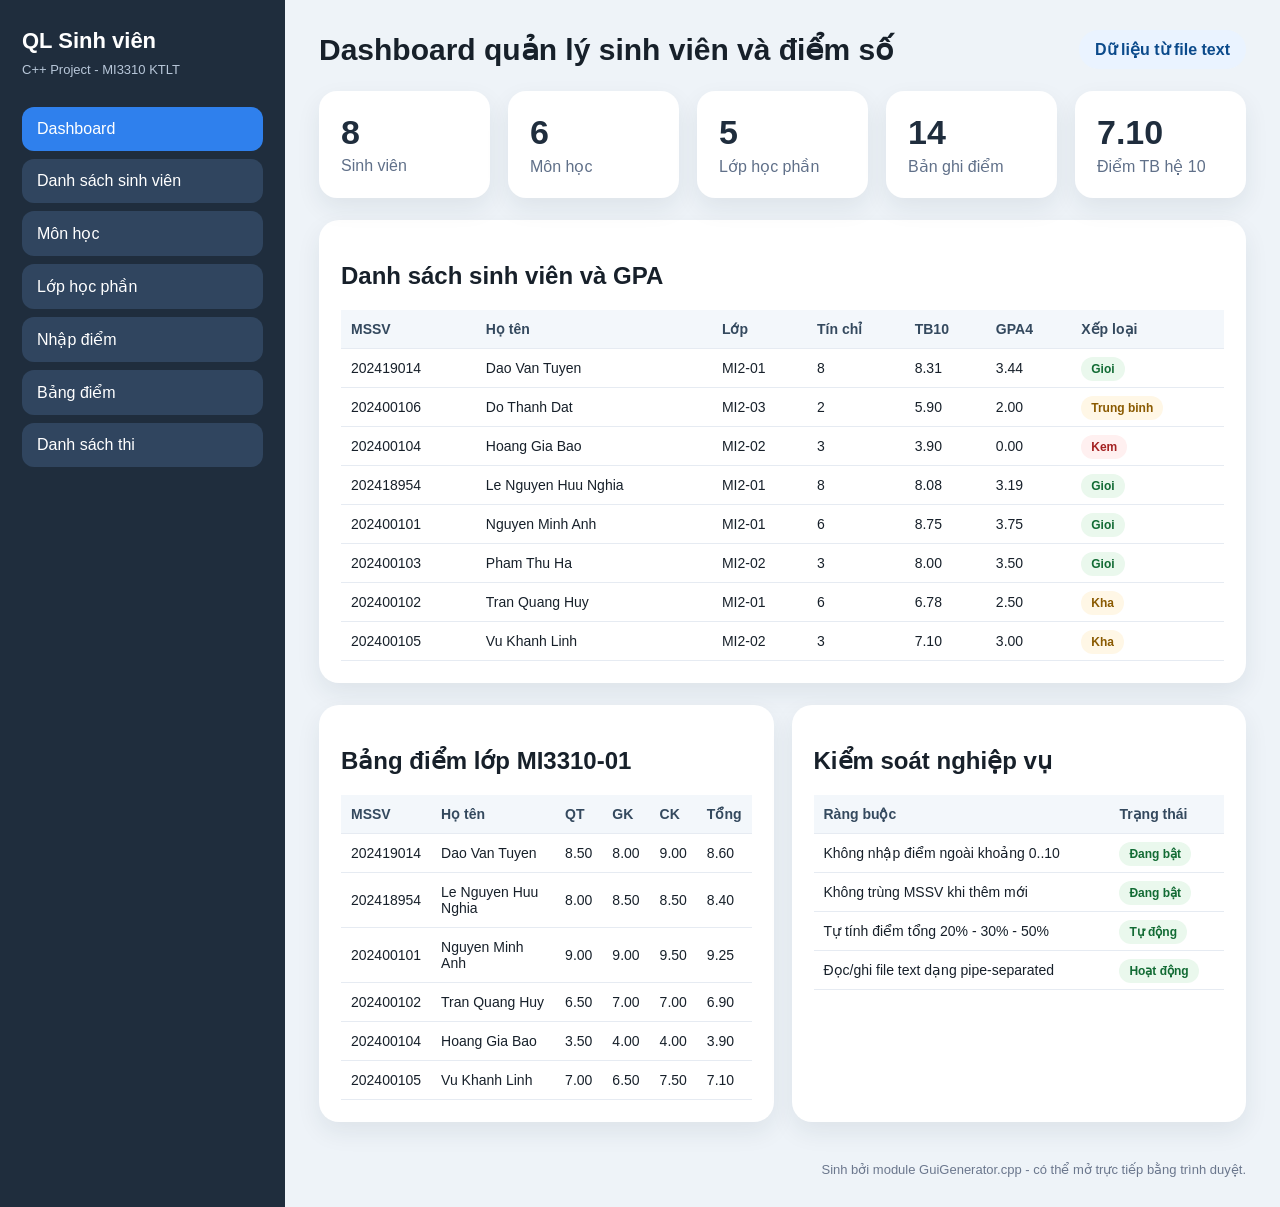
<file: gui/dashboard.html>
<!DOCTYPE html><html lang='vi'><head><meta charset='UTF-8'><meta name='viewport' content='width=device-width, initial-scale=1.0'><title>Quan ly sinh vien va diem so</title><style>*{box-sizing:border-box}body{margin:0;font-family:'Segoe UI',Arial,sans-serif;background:#eef3f8;color:#17202a;}.layout{display:flex;min-height:100vh}.sidebar{width:285px;background:#1f2d3d;color:white;padding:28px 22px;}.brand{font-size:22px;font-weight:700;margin-bottom:8px}.sub{font-size:13px;color:#b8c7d9;margin-bottom:30px}.nav div{padding:13px 15px;border-radius:12px;margin:8px 0;background:#30455f}.nav div.active{background:#2f80ed;}.main{flex:1;padding:30px 34px}.top{display:flex;justify-content:space-between;align-items:center;margin-bottom:22px}.top h1{margin:0;font-size:30px}.badge{background:#eaf3ff;color:#0b4a8b;padding:10px 16px;border-radius:999px;font-weight:600}.cards{display:grid;grid-template-columns:repeat(5,1fr);gap:18px;margin-bottom:22px}.card{background:white;border-radius:18px;padding:22px;box-shadow:0 10px 25px rgba(31,45,61,.08)}.num{font-size:34px;font-weight:800;color:#1f2d3d}.lab{color:#607089;margin-top:5px}.panel{background:white;border-radius:20px;padding:22px;margin-bottom:22px;box-shadow:0 10px 25px rgba(31,45,61,.08)}table{width:100%;border-collapse:collapse;font-size:14px}th{background:#f3f7fb;text-align:left;color:#34495e}th,td{padding:11px 10px;border-bottom:1px solid #e6ebf2}.pill{padding:5px 10px;border-radius:999px;font-weight:600;font-size:12px}.good{background:#eaf8ed;color:#126b34}.warn{background:#fff7e6;color:#8a5a00}.bad{background:#fff0f0;color:#a42222}.grid2{display:grid;grid-template-columns:1fr 1fr;gap:18px}.footer{font-size:13px;color:#6b778d;text-align:right;margin-top:18px}</style></head><body><div class='layout'><aside class='sidebar'><div class='brand'>QL Sinh viên</div><div class='sub'>C++ Project - MI3310 KTLT</div><div class='nav'><div class='active'>Dashboard</div><div>Danh sách sinh viên</div><div>Môn học</div><div>Lớp học phần</div><div>Nhập điểm</div><div>Bảng điểm</div><div>Danh sách thi</div></div></aside><main class='main'><div class='top'><h1>Dashboard quản lý sinh viên và điểm số</h1><div class='badge'>Dữ liệu từ file text</div></div><section class='cards'><div class='card'><div class='num'>8</div><div class='lab'>Sinh viên</div></div><div class='card'><div class='num'>6</div><div class='lab'>Môn học</div></div><div class='card'><div class='num'>5</div><div class='lab'>Lớp học phần</div></div><div class='card'><div class='num'>14</div><div class='lab'>Bản ghi điểm</div></div><div class='card'><div class='num'>7.10</div><div class='lab'>Điểm TB hệ 10</div></div></section><section class='panel'><h2>Danh sách sinh viên và GPA</h2><table><tr><th>MSSV</th><th>Họ tên</th><th>Lớp</th><th>Tín chỉ</th><th>TB10</th><th>GPA4</th><th>Xếp loại</th></tr><tr><td>202419014</td><td>Dao Van Tuyen</td><td>MI2-01</td><td>8</td><td>8.31</td><td>3.44</td><td><span class='pill good'>Gioi</span></td></tr><tr><td>202400106</td><td>Do Thanh Dat</td><td>MI2-03</td><td>2</td><td>5.90</td><td>2.00</td><td><span class='pill warn'>Trung binh</span></td></tr><tr><td>202400104</td><td>Hoang Gia Bao</td><td>MI2-02</td><td>3</td><td>3.90</td><td>0.00</td><td><span class='pill bad'>Kem</span></td></tr><tr><td>202418954</td><td>Le Nguyen Huu Nghia</td><td>MI2-01</td><td>8</td><td>8.08</td><td>3.19</td><td><span class='pill good'>Gioi</span></td></tr><tr><td>202400101</td><td>Nguyen Minh Anh</td><td>MI2-01</td><td>6</td><td>8.75</td><td>3.75</td><td><span class='pill good'>Gioi</span></td></tr><tr><td>202400103</td><td>Pham Thu Ha</td><td>MI2-02</td><td>3</td><td>8.00</td><td>3.50</td><td><span class='pill good'>Gioi</span></td></tr><tr><td>202400102</td><td>Tran Quang Huy</td><td>MI2-01</td><td>6</td><td>6.78</td><td>2.50</td><td><span class='pill warn'>Kha</span></td></tr><tr><td>202400105</td><td>Vu Khanh Linh</td><td>MI2-02</td><td>3</td><td>7.10</td><td>3.00</td><td><span class='pill warn'>Kha</span></td></tr></table></section><section class='grid2'><div class='panel'><h2>Bảng điểm lớp MI3310-01</h2><table><tr><th>MSSV</th><th>Họ tên</th><th>QT</th><th>GK</th><th>CK</th><th>Tổng</th></tr><tr><td>202419014</td><td>Dao Van Tuyen</td><td>8.50</td><td>8.00</td><td>9.00</td><td>8.60</td></tr><tr><td>202418954</td><td>Le Nguyen Huu Nghia</td><td>8.00</td><td>8.50</td><td>8.50</td><td>8.40</td></tr><tr><td>202400101</td><td>Nguyen Minh Anh</td><td>9.00</td><td>9.00</td><td>9.50</td><td>9.25</td></tr><tr><td>202400102</td><td>Tran Quang Huy</td><td>6.50</td><td>7.00</td><td>7.00</td><td>6.90</td></tr><tr><td>202400104</td><td>Hoang Gia Bao</td><td>3.50</td><td>4.00</td><td>4.00</td><td>3.90</td></tr><tr><td>202400105</td><td>Vu Khanh Linh</td><td>7.00</td><td>6.50</td><td>7.50</td><td>7.10</td></tr></table></div><div class='panel'><h2>Kiểm soát nghiệp vụ</h2><table><tr><th>Ràng buộc</th><th>Trạng thái</th></tr><tr><td>Không nhập điểm ngoài khoảng 0..10</td><td><span class='pill good'>Đang bật</span></td></tr><tr><td>Không trùng MSSV khi thêm mới</td><td><span class='pill good'>Đang bật</span></td></tr><tr><td>Tự tính điểm tổng 20% - 30% - 50%</td><td><span class='pill good'>Tự động</span></td></tr><tr><td>Đọc/ghi file text dạng pipe-separated</td><td><span class='pill good'>Hoạt động</span></td></tr></table></div></section><div class='footer'>Sinh bởi module GuiGenerator.cpp - có thể mở trực tiếp bằng trình duyệt.</div></main></div></body></html>
</file>
